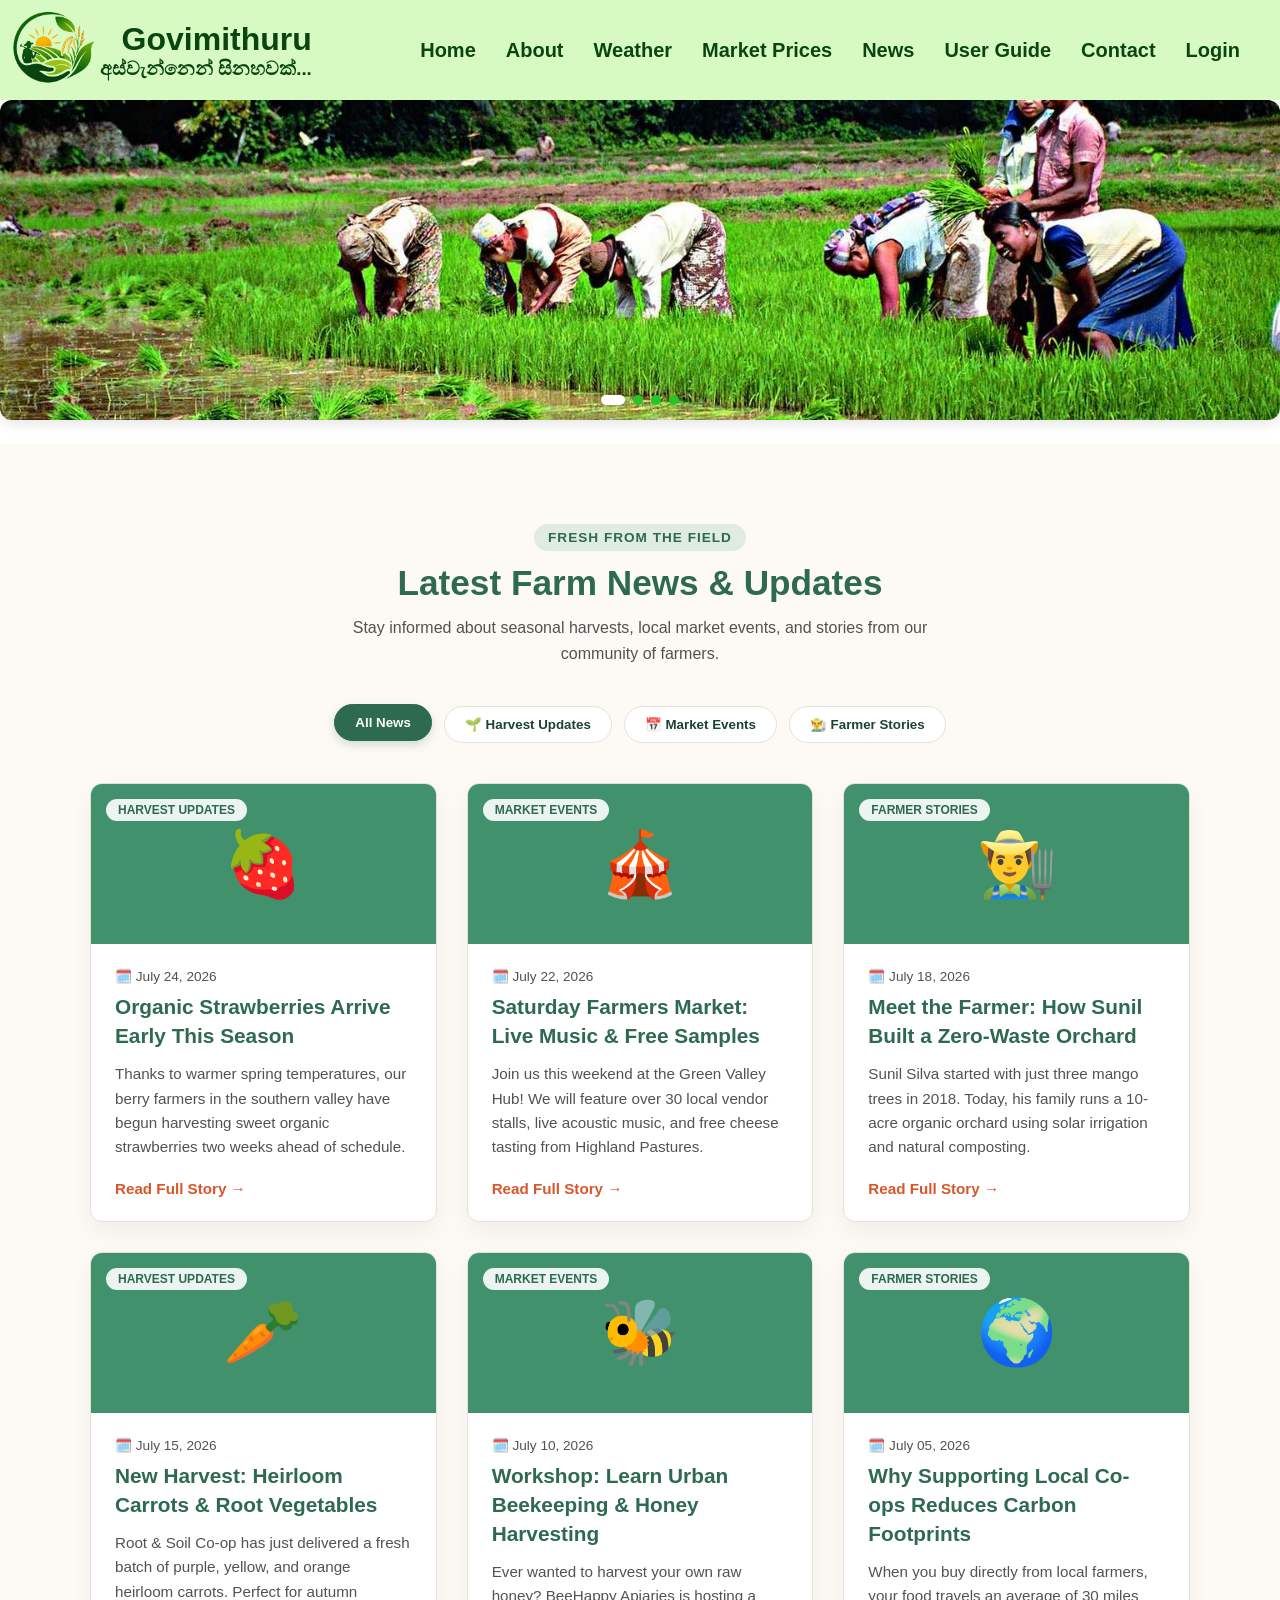
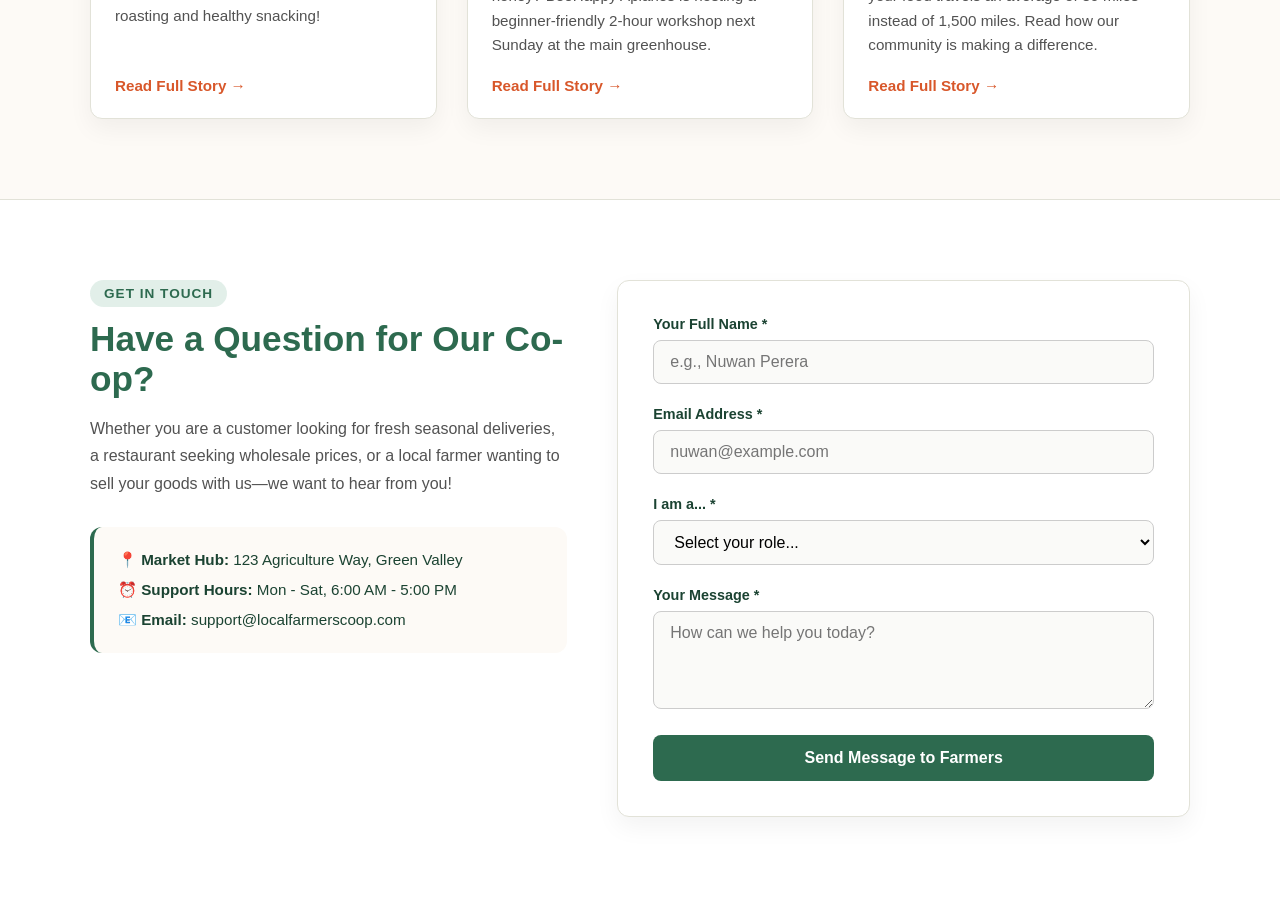
<file: index.html>
<!DOCTYPE html>
<html lang="en">
<head>
    <meta charset="UTF-8">
    <meta name="viewport" content="width=device-width, initial-scale=1.0">
    <title>Govimithuru | Home</title>
    <link rel="stylesheet" href="css/main.css">
    <script src="script.js"></script>
    <script src="js/script.js"></script>
    <link rel="icon" type="image/png" href="/favicon.png" />
</head>
<body>
    <!-- TODO: @Lochana aiya - Create header and navigation bar-->
    <header> 
        <div style="display: flex; align-items: center;">
        <img src="images/logo.png" alt="logo" class="logo">
        <div>
            <h1>Govimithuru</h1>
            <h3>අස්වැන්නෙන් සිනහවක්...</h3>
        </div>
        </div>
        <button class="menu-btn" onclick="toggleMenu()">
            ☰
        </button>
        <nav id="Menu" class="menu">
            <a href="#">Home</a>
            <a href="#">About</a>
            <a href="#">Weather</a>
            <a href="#">Market Prices</a>
            <a href="#">News</a>
            <a href="#">User Guide</a>
            <a href="#">Contact</a>
            <a href="http://127.0.0.1:5208">Login</a>
        </nav>
    </header>

    <main>
        <!-- TODO: " Nuwan aiya - Create slideshow section"-->
        <section id="slideshow">
            <div class="slideshow-container">
                <!-- Banner Slides -->
                 <div class="slide fade">
                 <img src="images/farmers.jpg" alt="Banner 1">
                 </div>
                 <div class="slide fade">
                 <img src="images/fruits.jpg" alt="Banner 2">
                 </div>
                 <div class="slide fade">
                 <img src="images/paddy.jpg" alt="Banner 3">
                 </div>
                 <div class="slide fade">
                 <img src="images/paddy.jpg" alt="Banner 4">
                 </div>

                 <!-- Indicator Dots -->
                  <div class="dots-container">
                    <span class="dot" onclick="setSlide(0)"></span>
                    <span class="dot" onclick="setSlide(1)"></span>
                    <span class="dot" onclick="setSlide(2)"></span>
                    <span class="dot" onclick="setSlide(3)"></span>
                  </div>
            </div>
        </section>
        <section id="about-section">
            <!-- TODO: @Harinya akka - Create about card -->
            <div id="about">

            </div>

            <!-- TODO: @Harinya akka - Create vision card -->
            <div id="vision">

            </div>

            <!-- TODO: @Harinya akka - Create mission card -->
            <div id="mission">

            </div>
        </section>

        <!-- TODO: @Nuwan aiya - Create news section -->
        <section id="news-section" class="section-padding">
  <div class="container">
    <div class="section-header">
      <span class="badge">Fresh From the Field</span>
      <h2>Latest Farm News & Updates</h2>
      <p>Stay informed about seasonal harvests, local market events, and stories from our community of farmers.</p>
    </div>

    <!-- Interactive News Category Filters -->
    <div class="news-filters">
      <button class="filter-btn active" data-filter="all">All News</button>
      <button class="filter-btn" data-filter="harvest">🌱 Harvest Updates</button>
      <button class="filter-btn" data-filter="event">📅 Market Events</button>
      <button class="filter-btn" data-filter="story">👨‍🌾 Farmer Stories</button>
    </div>

    <!-- News Cards Grid (by JS) -->
    <div class="news-grid" id="news-grid-container">
      <!-- JavaScript will dynamically insert news cards here -->
    </div>
  </div>
</section>

        <!-- TODO: @Nuwan aiya - Create contact form-->
        <section id="contact-form" class="section-padding contact-section">
  <div class="container">
    <div class="contact-wrapper">
      <!-- Left Side: Friendly Context -->
      <div class="contact-intro">
        <span class="badge">Get In Touch</span>
        <h2>Have a Question for Our Co-op?</h2>
        <p>Whether you are a customer looking for fresh seasonal deliveries, a restaurant seeking wholesale prices, or a local farmer wanting to sell your goods with us—we want to hear from you!</p>
        
        <div class="quick-contact-info">
          <div class="info-item">
            <strong>📍 Market Hub:</strong> 123 Agriculture Way, Green Valley
          </div>
          <div class="info-item">
            <strong>⏰ Support Hours:</strong> Mon - Sat, 6:00 AM - 5:00 PM
          </div>
          <div class="info-item">
            <strong>📧 Email:</strong> support@localfarmerscoop.com
          </div>
        </div>
      </div>

      <!-- Right Side: The Form -->
      <div class="form-container">
        <form id="farmer-contact-form" novalidate>
          <div class="form-group">
            <label for="name">Your Full Name *</label>
            <input type="text" id="name" name="name" placeholder="e.g., Nuwan Perera" required>
          </div>

          <div class="form-group">
            <label for="email">Email Address *</label>
            <input type="email" id="email" name="email" placeholder="nuwan@example.com" required>
          </div>

          <div class="form-group">
            <label for="role">I am a... *</label>
            <select id="role" name="role" required>
              <option value="">Select your role...</option>
              <option value="customer">Regular Buyer / Customer</option>
              <option value="farmer">Farmer looking to sell goods</option>
              <option value="wholesale">Wholesale / Restaurant Buyer</option>
              <option value="other">General Visitor</option>
            </select>
          </div>

          <div class="form-group">
            <label for="message">Your Message *</label>
            <textarea id="message" name="message" rows="4" placeholder="How can we help you today?" required></textarea>
          </div>

          <button type="submit" class="submit-btn">Send Message to Farmers</button>
          
          <!-- Feedback message box -->
          <div id="form-status" class="status-msg hidden"></div>
        </form>
      </div>
    </div>
  </div>
</section>
        
    </main>

    <!-- TODO: @Dahami akka - Create footer -->
    <footer>

    </footer>
    
</body>
</html>
</file>
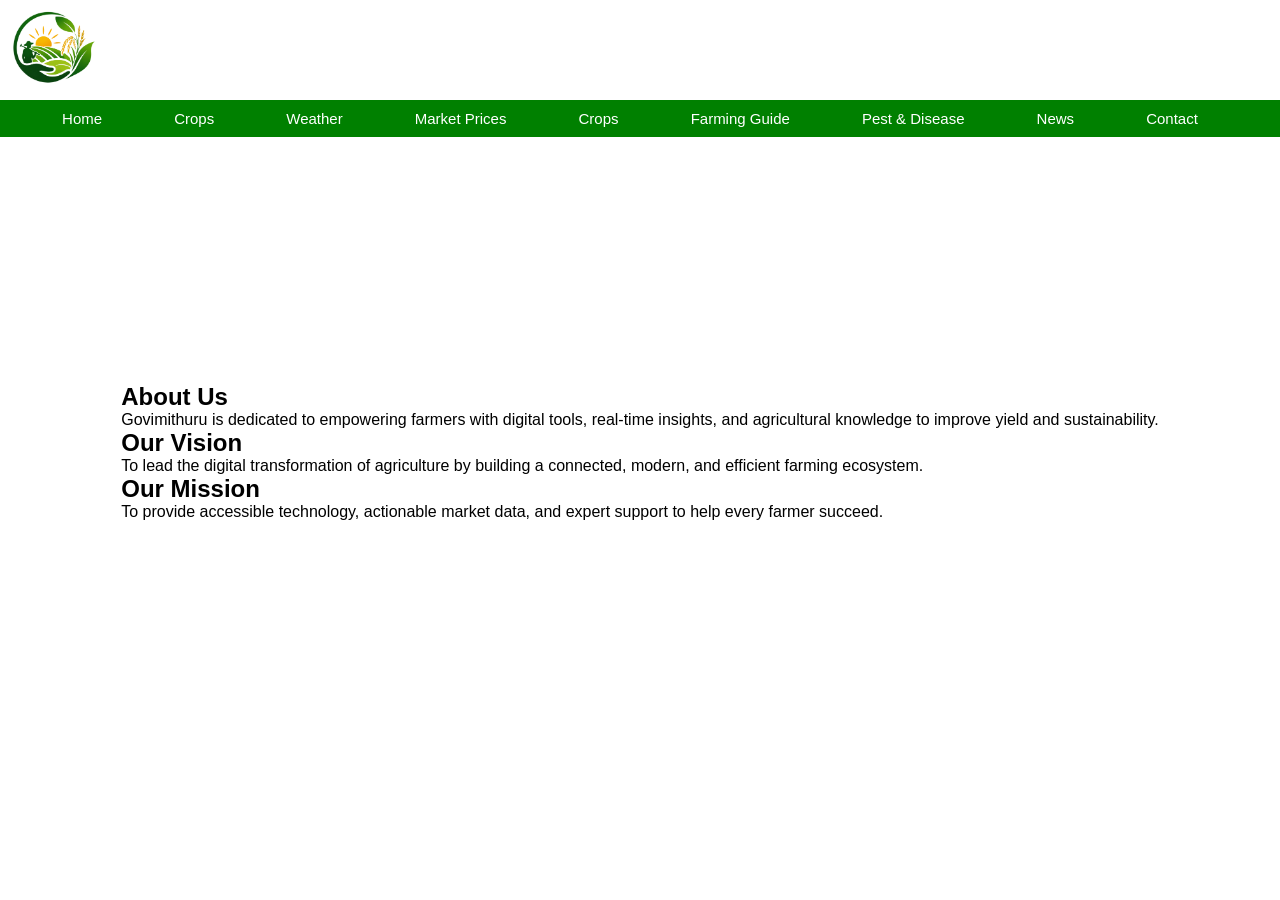
<file: Govimithuru/index.html>
<!DOCTYPE html>
<html lang="en">
<head>
    <meta charset="UTF-8">
    <meta name="viewport" content="width=device-width, initial-scale=1.0">
    <title>Govimithuru | Home</title>
    <link rel="stylesheet" href="css/main.css">
</head>
<body>
    <!-- TODO: @Lochana aiya - Create header and navigation bar-->
    <header> <img src="images/logo.png" alt="logo" class="logo">
        <nav>
            <a href="#">Home</a>
            <a href="#">Crops</a>
            <a href="#">Weather</a>
            <a href="#">Market Prices</a>
            <a href="#">Crops</a>
            <a href="#">Farming Guide</a>
            <a href="#">Pest & Disease</a>
            <a href="#">News</a>
            <a href="#">Contact</a>
        </nav>
    </header>

    <main>
        <!-- TODO: " Nuwan aiya - Create slideshow section"-->
        <section id="slideshow">

        </section>
        <section id="about-section">
            <!-- TODO: @Harinya akka - Create about card -->
            <div id="about">
                <h2>About Us</h2>
<p>Govimithuru is dedicated to empowering farmers with digital tools, real-time insights, and agricultural knowledge to improve yield and sustainability.</p>

            </div>

            <!-- TODO: @Harinya akka - Create vision card -->
            <div id="vision">
                <h2>Our Vision</h2>
<p>To lead the digital transformation of agriculture by building a connected, modern, and efficient farming ecosystem.</p>

            </div>

            <!-- TODO: @Harinya akka - Create mission card -->
            <div id="mission">
                <h2>Our Mission</h2>
<p>To provide accessible technology, actionable market data, and expert support to help every farmer succeed.</p>
            </div>
        </section>

        <!-- TODO: @Nuwan aiya - Create news section -->
        <section id="news-section">

        </section>

        <!-- TODO: @Nuwan aiya - Create contact form-->
        <section id="contact-form">

        </section>
        
    </main>

    <!-- TODO: @Dahami akka - Create footer -->
    <footer>

    </footer>
    
</body>
</html>
</file>
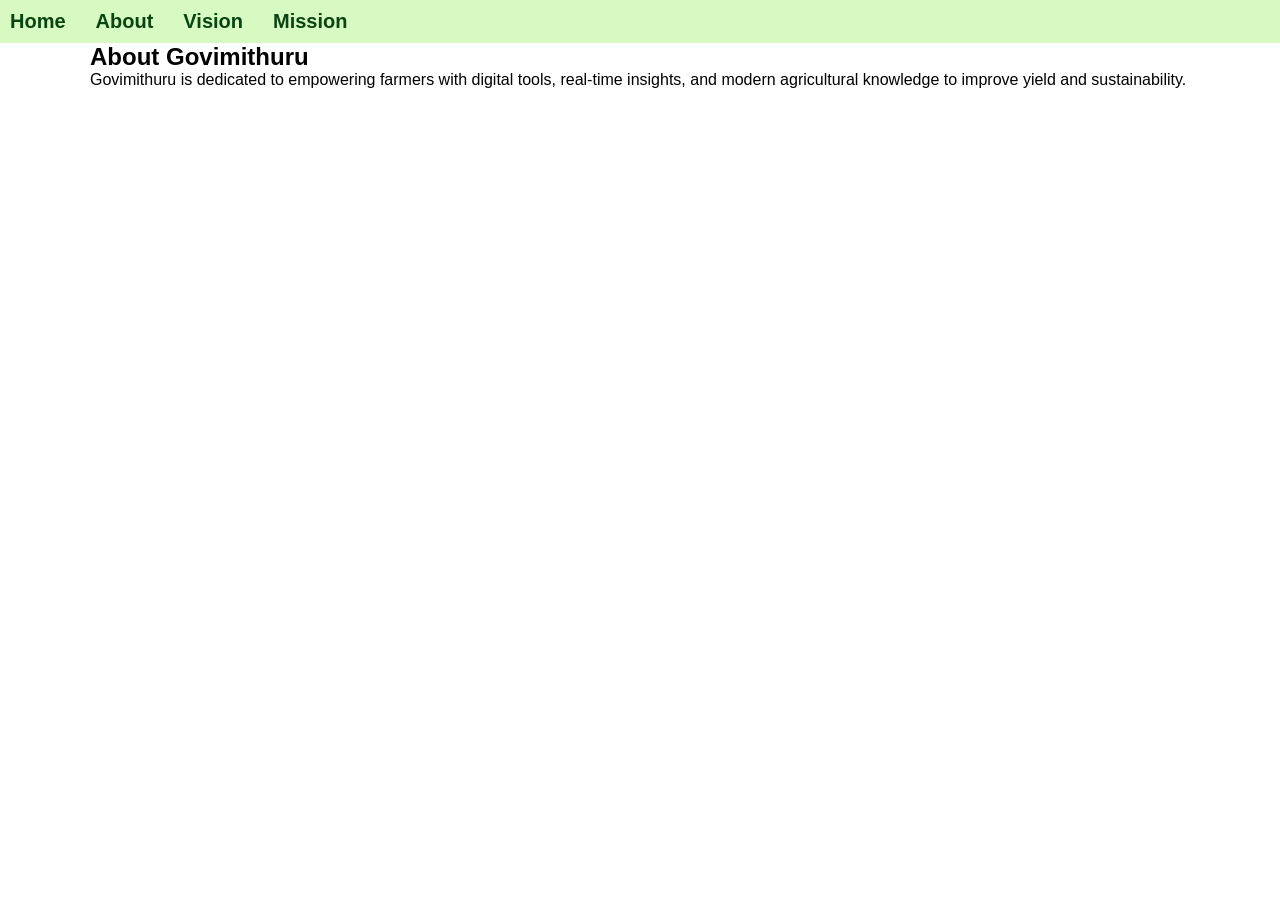
<file: html/about.html>
<!DOCTYPE html>
<html lang="en">
<head>
    <meta charset="UTF-8">
    <meta name="viewport" content="width=device-width, initial-scale=1.0">
    <title>About Us - Govimithuru</title>
    <link rel="stylesheet" href="../css/main.css">
</head>
<body>
    <header>
        <nav>
            <a href="../index.html">Home</a>
            <a href="about.html">About</a>
            <a href="vision.html">Vision</a>
            <a href="mission.html">Mission</a>
        </nav>
    </header>

    <main>
        <section class="container">
            <h1>About Govimithuru</h1>
            <p>Govimithuru is dedicated to empowering farmers with digital tools, real-time insights, and modern agricultural knowledge to improve yield and sustainability.</p>
        </section>
    </main>
</body>
</html>
</file>
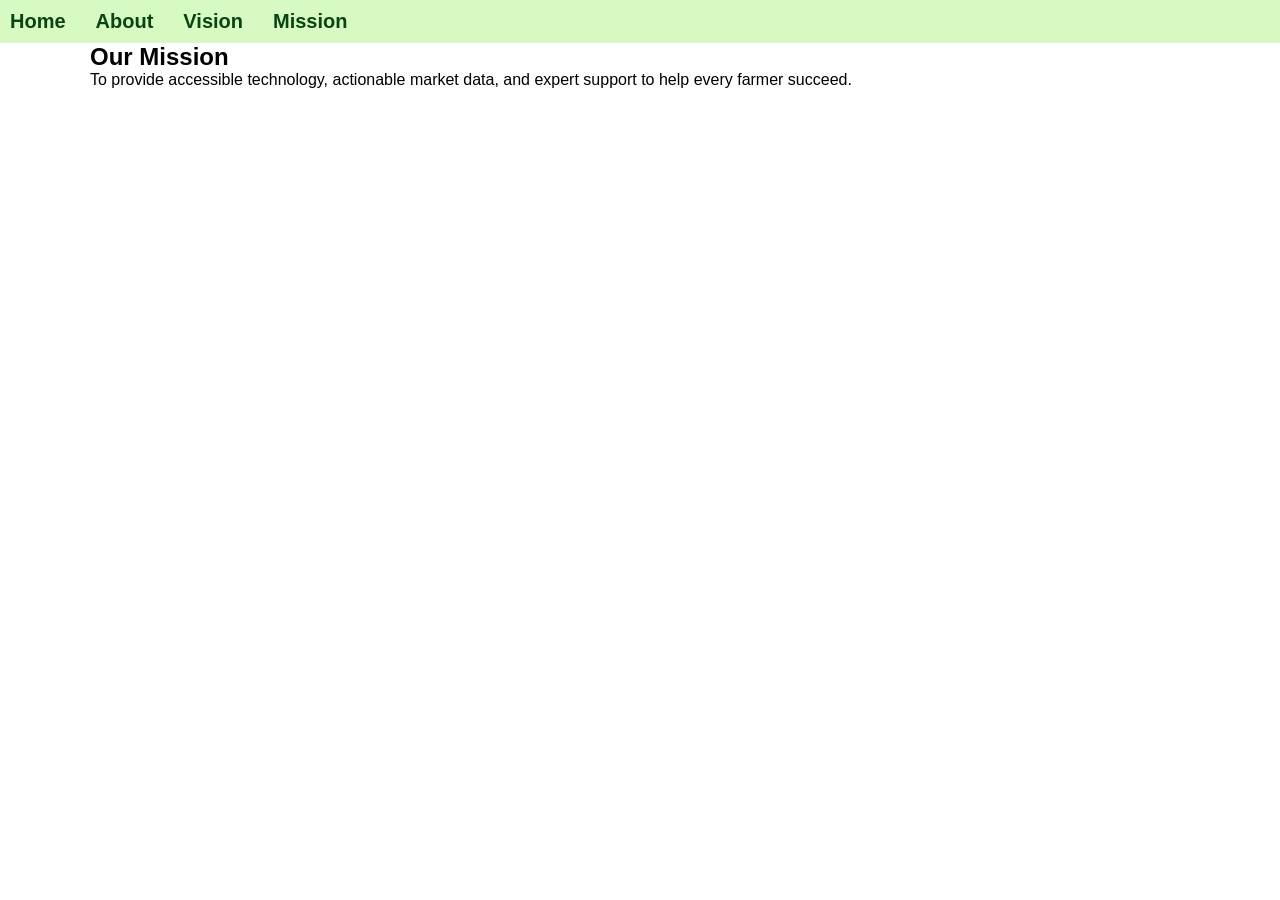
<file: html/mission.html>
<!DOCTYPE html>
<html lang="en">
<head>
    <meta charset="UTF-8">
    <meta name="viewport" content="width=device-width, initial-scale=1.0">
    <title>Our Mission - Govimithuru</title>
    <link rel="stylesheet" href="../css/main.css">
</head>
<body>
    <header>
        <nav>
            <a href="../index.html">Home</a>
            <a href="about.html">About</a>
            <a href="vision.html">Vision</a>
            <a href="mission.html">Mission</a>
        </nav>
    </header>

    <main>
        <section class="container">
            <h1>Our Mission</h1>
            <p>To provide accessible technology, actionable market data, and expert support to help every farmer succeed.</p>
        </section>
    </main>
</body>
</html>
</file>
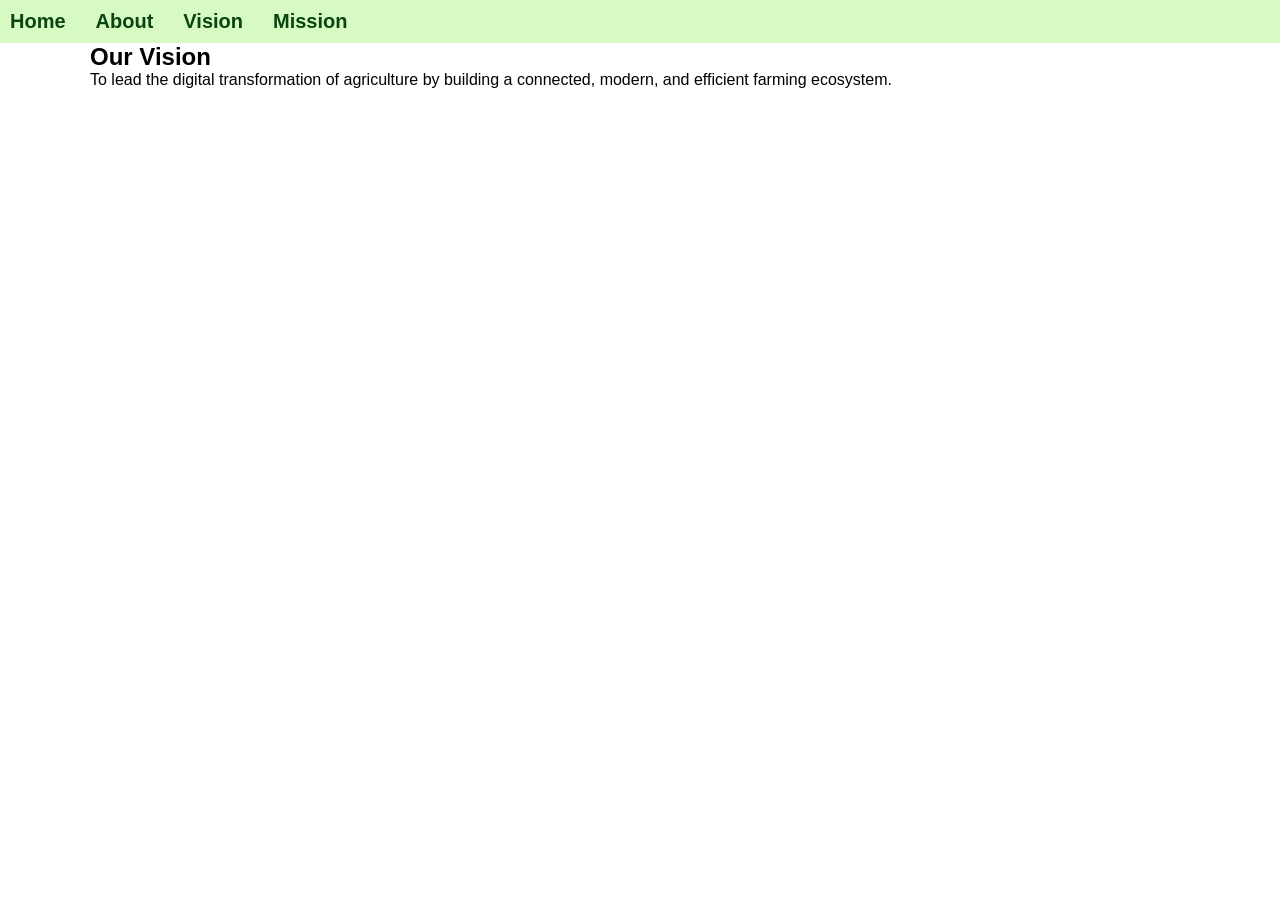
<file: html/vision.html>
<!DOCTYPE html>
<html lang="en">
<head>
    <meta charset="UTF-8">
    <meta name="viewport" content="width=device-width, initial-scale=1.0">
    <title>Our Vision - Govimithuru</title>
    <link rel="stylesheet" href="../css/main.css">
</head>
<body>
    <header>
        <nav>
            <a href="../index.html">Home</a>
            <a href="about.html">About</a>
            <a href="vision.html">Vision</a>
            <a href="mission.html">Mission</a>
        </nav>
    </header>

    <main>
        <section class="container">
            <h1>Our Vision</h1>
            <p>To lead the digital transformation of agriculture by building a connected, modern, and efficient farming ecosystem.</p>
        </section>
    </main>
</body>
</html>
</file>
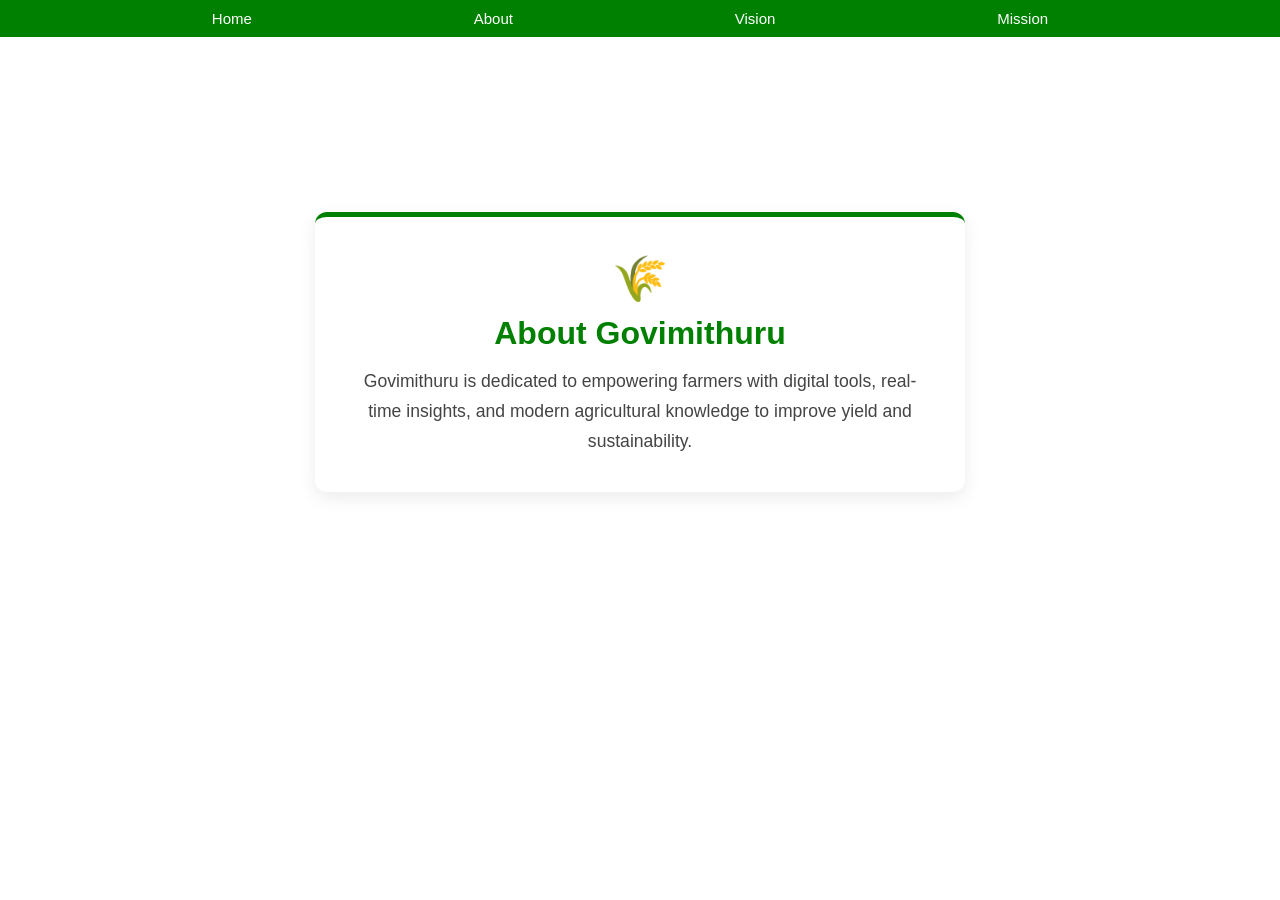
<file: Govimithuru/html/about.html>
<!DOCTYPE html>
<html lang="en">
<head>
    <meta charset="UTF-8">
    <meta name="viewport" content="width=device-width, initial-scale=1.0">
    <title>About Us - Govimithuru</title>
    <link rel="stylesheet" href="../css/main.css">
</head>
<body>
    <header>
        <nav>
            <a href="../index.html">Home</a>
            <a href="about.html">About</a>
            <a href="vision.html">Vision</a>
            <a href="mission.html">Mission</a>
        </nav>
    </header>

    <main>
        <section class="container">
            <div class="icon-badge">🌾</div>
            <h1>About Govimithuru</h1>
            <p>Govimithuru is dedicated to empowering farmers with digital tools, real-time insights, and modern agricultural knowledge to improve yield and sustainability.</p>
        </section>
    </main>
</body>
</html>
</file>
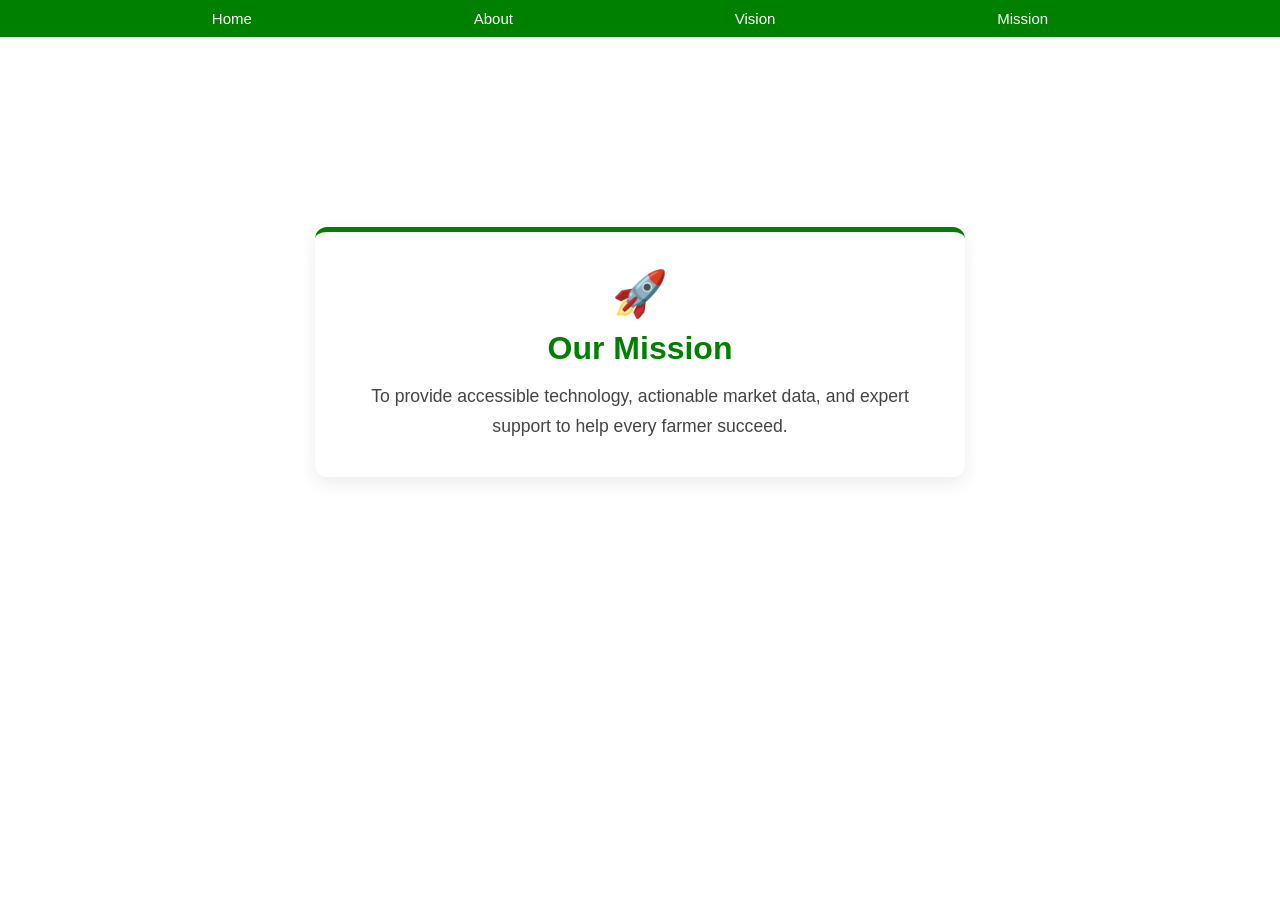
<file: Govimithuru/html/mission.html>
<!DOCTYPE html>
<html lang="en">
<head>
    <meta charset="UTF-8">
    <meta name="viewport" content="width=device-width, initial-scale=1.0">
    <title>Our Mission - Govimithuru</title>
    <link rel="stylesheet" href="../css/main.css">
</head>
<body>
    <header>
        <nav>
            <a href="../index.html">Home</a>
            <a href="about.html">About</a>
            <a href="vision.html">Vision</a>
            <a href="mission.html">Mission</a>
        </nav>
    </header>

    <main>
        <section class="container">
            <div class="icon-badge">🚀</div>
            <h1>Our Mission</h1>
            <p>To provide accessible technology, actionable market data, and expert support to help every farmer succeed.</p>
        </section>
    </main>
</body>
</html>
</file>
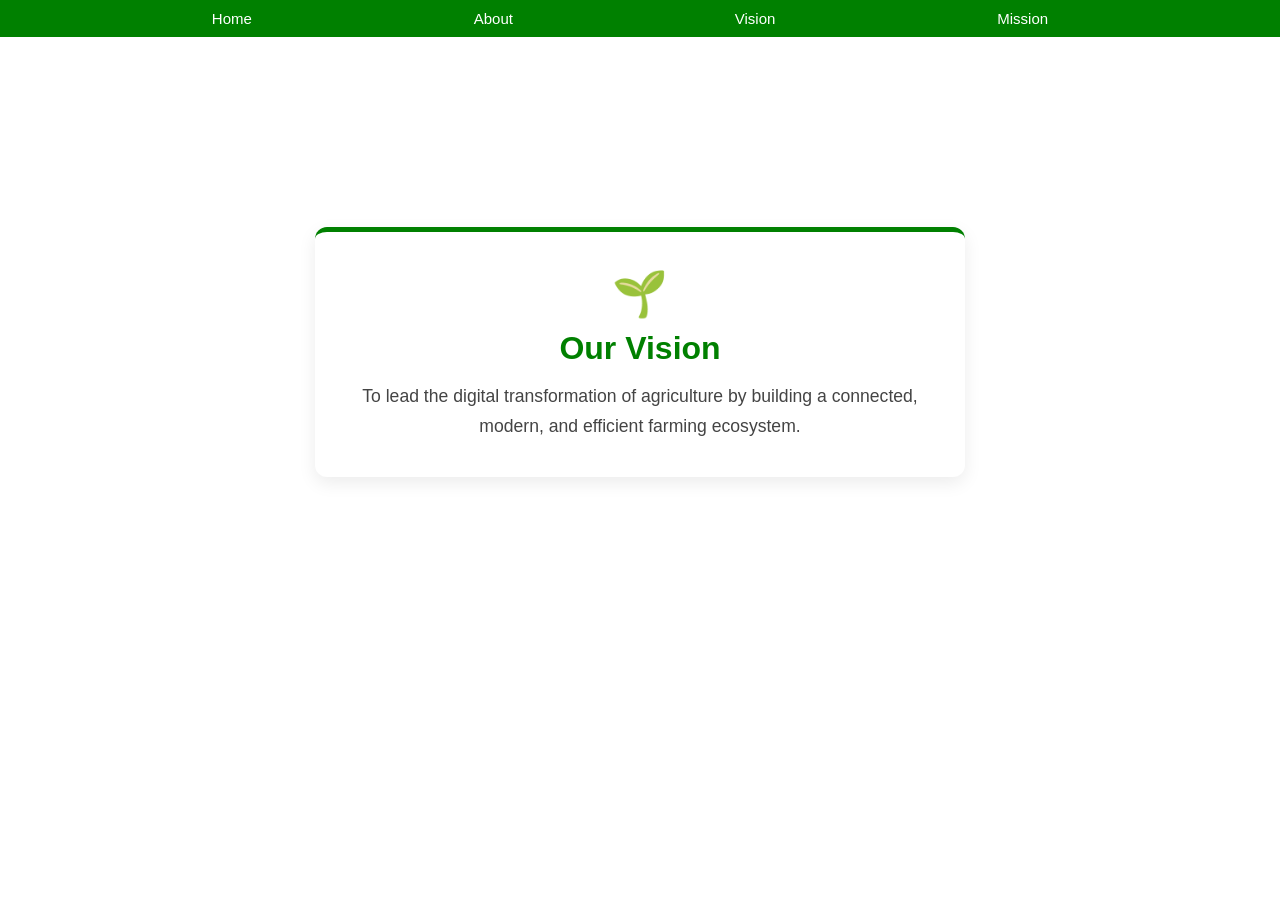
<file: Govimithuru/html/vision.html>
<!DOCTYPE html>
<html lang="en">
<head>
    <meta charset="UTF-8">
    <meta name="viewport" content="width=device-width, initial-scale=1.0">
    <title>Our Vision - Govimithuru</title>
    <link rel="stylesheet" href="../css/main.css">
</head>
<body>
    <header>
        <nav>
            <a href="../index.html">Home</a>
            <a href="about.html">About</a>
            <a href="vision.html">Vision</a>
            <a href="mission.html">Mission</a>
        </nav>
    </header>

    <main>
        <section class="container">
            <div class="icon-badge">🌱</div>
            <h1>Our Vision</h1>
            <p>To lead the digital transformation of agriculture by building a connected, modern, and efficient farming ecosystem.</p>
        </section>
    </main>
</body>
</html>
</file>
<file: css/main.css>
*{
    margin: 0;
    padding: 0;
    box-sizing: border-box;
    font-family: Arial, sans-serif;
}
header {
    display: flex;
    justify-content: space-between;
    background-color: rgba(215, 250, 195, 1.0) /*rgba(0,150,0,0.5)*/;
    align-items: center;
    position: sticky;
    top: 0;
    z-index: 1000;
}


    header h1, header h3 {
        text-align: right;
        color: rgb(10, 69, 17);
        margin-right: 0;
    }

header {
    text-align: center;
}

.logo {
    display: block;
    width: 100px;
    height: auto;
}

nav {
    padding: 10px;
    display: flex;
    justify-content: space-evenly;
}

    nav a {
        color: rgb(10, 69, 17); /* Text color */
        text-decoration: none;
        margin-right: 30px;
        font-size: 20px;
        font-weight:bold;
    }


nav a:hover {
    color: rgb(242, 187, 5);
}

.menu-btn {
    display: none;
    padding: 20px 10px 22px 10px;
}

@media (max-width: 768px) {
    header {
        text-align: center;
        display: grid;
        grid-template-columns: auto auto;
        align-items: center;
    }

    nav {
        left: 0;
        top: 0;
        height: 100%;
        width: auto;
        display: grid;
        background-color:rgba(0,150,0,0.7);
    }

    nav :hover {
        color: rgb(242, 187, 5);
        background-color:yellow;
    }
<<<<<<< HEAD
}

/* ====== SLIDESHOW STYLE ====== */
#slideshow {
    width: 100%;
    margin-bottom: 24px;
}

.slideshow-container{
    position: relative;
    width: 100%;
    height: 320px;
    overflow: hidden;
    border-radius: 12px;
    box-shadow: 0 4px 12px rgba(0, 0, 0, 0.1);
}

.slide{
    display: none;
    width: 100%;
    height: 100%;
}

.slide img {
    width: 100%;
    height: 100%;
    object-fit: cover;
}

/* Fade Animation */
.fade{
    animation-name: fadeAnimation;
    animation-duration: 0.8;
}

@keyframes fadeAnimation{
    from { opacity: 0.4; }
    to { opacity: 1; }
}

/* Bottom Indicator Dots */ 
.dots-container{
    position: absolute;
    bottom: 15px;
    left: 50%;
    transform: translateX(-50%);
    display: flex;
    gap: 8px;
    z-index: 10;
}

.dot{
    height: 10px;
    width: 10px;
    background-color: rgb(37, 197, 37);
    border-radius: 50%;
    display: inline-block;
    cursor: pointer;
    transition: all 0.3s ease;
}

.dot.active, .dot:hover{
    background-color: #ffffff;
    width: 24px;
    border-radius: 8px;
}

/* ==========================================
   GENERAL & VARIABLES
   ========================================== */
:root {
  --farm-green: #2d6a4f;
  --farm-light-green: #40916c;
  --farm-accent: #d8572a;
  --farm-bg: #fdfaf6;
  --text-main: #1b4332;
  --text-muted: #525252;
  --border-color: #e2e2d8;
  --white: #ffffff;
  --radius: 12px;
  --shadow: 0 10px 25px rgba(0, 0, 0, 0.05);
}

.section-padding {
  padding: 80px 0;
  font-family: 'Segoe UI', Tahoma, Geneva, Verdana, sans-serif;
  color: var(--text-main);
}

.container {
  max-width: 1140px;
  margin: 0 auto;
  padding: 0 20px;
}

.section-header {
  text-align: center;
  max-width: 650px;
  margin: 0 auto 40px auto;
}

.badge {
  display: inline-block;
  background-color: rgba(64, 145, 108, 0.15);
  color: var(--farm-green);
  padding: 6px 14px;
  border-radius: 20px;
  font-size: 0.85rem;
  font-weight: 700;
  text-transform: uppercase;
  letter-spacing: 1px;
  margin-bottom: 12px;
}

.section-header h2 {
  font-size: 2.2rem;
  color: var(--farm-green);
  margin-bottom: 12px;
}

.section-header p {
  color: var(--text-muted);
  line-height: 1.6;
}

/* ==========================================
   NEWS SECTION STYLES
   ========================================== */
#news-section {
  background-color: var(--farm-bg);
}

.news-filters {
  display: flex;
  justify-content: center;
  flex-wrap: wrap;
  gap: 12px;
  margin-bottom: 40px;
}

.filter-btn {
  background: var(--white);
  border: 1px solid var(--border-color);
  color: var(--text-main);
  padding: 10px 20px;
  border-radius: 30px;
  font-weight: 600;
  cursor: pointer;
  transition: all 0.3s ease;
}

.filter-btn:hover,
.filter-btn.active {
  background: var(--farm-green);
  color: var(--white);
  border-color: var(--farm-green);
  transform: translateY(-2px);
  box-shadow: 0 4px 10px rgba(45, 106, 79, 0.2);
}

.news-grid {
  display: grid;
  grid-template-columns: repeat(auto-fill, minmax(320px, 1fr));
  gap: 30px;
}

.news-card {
  background: var(--white);
  border-radius: var(--radius);
  overflow: hidden;
  box-shadow: var(--shadow);
  border: 1px solid var(--border-color);
  display: flex;
  flex-direction: column;
  transition: transform 0.3s ease, box-shadow 0.3s ease;
}

.news-card:hover {
  transform: translateY(-5px);
  box-shadow: 0 15px 30px rgba(0, 0, 0, 0.1);
}

.news-banner {
  height: 160px;
  background: var(--farm-light-green);
  display: flex;
  align-items: center;
  justify-content: center;
  font-size: 4rem;
  position: relative;
}

.news-category-tag {
  position: absolute;
  top: 15px;
  left: 15px;
  background: rgba(255, 255, 255, 0.9);
  color: var(--farm-green);
  padding: 4px 12px;
  border-radius: 12px;
  font-size: 0.75rem;
  font-weight: bold;
  text-transform: uppercase;
}

.news-content {
  padding: 24px;
  display: flex;
  flex-direction: column;
  flex-grow: 1;
}

.news-date {
  font-size: 0.85rem;
  color: var(--text-muted);
  margin-bottom: 8px;
}

.news-title {
  font-size: 1.3rem;
  color: var(--farm-green);
  margin-bottom: 12px;
  line-height: 1.4;
}

.news-excerpt {
  color: var(--text-muted);
  font-size: 0.95rem;
  line-height: 1.6;
  margin-bottom: 20px;
  flex-grow: 1;
}

.read-more-btn {
  background: none;
  border: none;
  color: var(--farm-accent);
  font-weight: 700;
  cursor: pointer;
  padding: 0;
  text-align: left;
  display: inline-flex;
  align-items: center;
  gap: 5px;
  font-size: 0.95rem;
}

.read-more-btn:hover {
  text-decoration: underline;
}

/* ==========================================
   CONTACT FORM STYLES
   ========================================== */
.contact-section {
  background: var(--white);
  border-top: 1px solid var(--border-color);
}

.contact-wrapper {
  display: grid;
  grid-template-columns: 1fr 1.2fr;
  gap: 50px;
  align-items: start;
}

.contact-intro h2 {
  font-size: 2.2rem;
  color: var(--farm-green);
  margin-bottom: 16px;
}

.contact-intro p {
  color: var(--text-muted);
  line-height: 1.7;
  margin-bottom: 30px;
}

.quick-contact-info {
  background: var(--farm-bg);
  padding: 24px;
  border-radius: var(--radius);
  border-left: 4px solid var(--farm-green);
}

.info-item {
  margin-bottom: 12px;
  color: var(--text-main);
  font-size: 0.95rem;
}

.info-item:last-child {
  margin-bottom: 0;
}

.form-container {
  background: var(--white);
  padding: 35px;
  border-radius: var(--radius);
  box-shadow: var(--shadow);
  border: 1px solid var(--border-color);
}

.form-group {
  margin-bottom: 22px;
}

.form-group label {
  display: block;
  font-weight: 600;
  margin-bottom: 8px;
  font-size: 0.9rem;
  color: var(--text-main);
}

.form-group input,
.form-group select,
.form-group textarea {
  width: 100%;
  padding: 12px 16px;
  border: 1px solid #ccc;
  border-radius: 8px;
  font-size: 1rem;
  font-family: inherit;
  transition: border-color 0.3s, box-shadow 0.3s;
  background: #fafaf8;
}

.form-group input:focus,
.form-group select:focus,
.form-group textarea:focus {
  outline: none;
  border-color: var(--farm-green);
  box-shadow: 0 0 0 3px rgba(45, 106, 79, 0.1);
  background: var(--white);
}

.submit-btn {
  background: var(--farm-green);
  color: var(--white);
  border: none;
  width: 100%;
  padding: 14px;
  border-radius: 8px;
  font-size: 1rem;
  font-weight: bold;
  cursor: pointer;
  transition: background 0.3s, transform 0.1s;
}

.submit-btn:hover {
  background: #1b4332;
  transform: translateY(-2px);
}

.status-msg {
  margin-top: 20px;
  padding: 14px;
  border-radius: 8px;
  text-align: center;
  font-weight: 600;
  font-size: 0.95rem;
}

.status-msg.success {
  background-color: #d8f3dc;
  color: #1b4332;
  border: 1px solid #b7e4c7;
}

.status-msg.error {
  background-color: #f8d7da;
  color: #721c24;
  border: 1px solid #f5c6cb;
}

.hidden {
  display: none;
}

/* ==========================================
   RESPONSIVE DESIGN (MOBILE)
   ========================================== */
@media (max-width: 850px) {
  .contact-wrapper {
    grid-template-columns: 1fr;
    gap: 30px;
  }
=======

    .menu {
        display: none;
        flex-direction: column;
        background-color: rgb(232, 245, 233);
    }

        .menu a {
            color: rgb(10, 69, 17);
            text-decoration: none;
            padding: 15px;
            border-bottom: 1px solid rgba(255,255,255,0.2);
        }

    .menu a:hover{
        background:#2f5d34;
    }

    .menu.show{
        display:grid;
        grid-column-start: 1;
        grid-column-end: 3;
    }
    .menu-btn {
        display: flex;
        font-size: 28px;
        background-color: rgba(215, 250, 195, 1.0);
        color: rgb(10, 69, 17);
        border: none;
        border-radius: 5px;
        width: 70px;
        height: 100%;
        cursor: pointer;
        margin-left: auto;
        justify-content: center;
        align-items: center;
    }

>>>>>>> 0e14bdad969d498493ec3aaf9a82c13931a25e77
}
</file>
<file: Govimithuru/css/main.css>
*{
    margin: 0;
    padding: 0;
    box-sizing: border-box;
    font-family: Arial, sans-serif;
}

h1 {
    text-align: center;
    color: brown;
}

header {
    text-align: center;
}

.logo {
    display: block;
    width: 100px;
    height: auto;
}

nav {
    background-color: #008000; /* Blue */
    padding: 10px;
    display: flex;
    justify-content: space-evenly;
}

nav a {
    color: white;              /* Text color */
    text-decoration: none;
    margin-right: 20px;
    font-size: 15px;
}


nav a:hover {
    color: black;
}

@media (max-width: 768px) {
    header {
        text-align: center;
        display: flex;
        flex-direction: column;
        align-items: center;
    }

    nav {
        left: 0;
        top: 0;
        height: 100vh;
        width: 100%;
        display: flex;
        flex-direction: column;
        background-color:#008000;
    }

    nav :hover {
        color: black;
        background-color: lightgreen;
    }

}

/* ==========================================
   Custom Styles for About, Vision & Mission
   ========================================== */

main {
    display: flex;
    justify-content: center;
    align-items: center;
    padding: 40px 20px;
    min-height: 70vh;
}

.container {
    background-color: #ffffff;
    max-width: 650px;
    width: 100%;
    padding: 35px;
    border-radius: 12px;
    box-shadow: 0 6px 18px rgba(0, 0, 0, 0.08);
    border-top: 5px solid #008000;
    text-align: center;
    margin: 20px auto;
}

.container h1 {
    color: #008000 !important;
    font-size: 2rem !important;
    margin-bottom: 15px;
    text-align: center !important;
}

.container p {
    color: #444444 !important;
    font-size: 1.1rem !important;
    line-height: 1.7;
    text-align: center;
}

.icon-badge {
    font-size: 2.8rem;
    margin-bottom: 10px;
}
</file>
